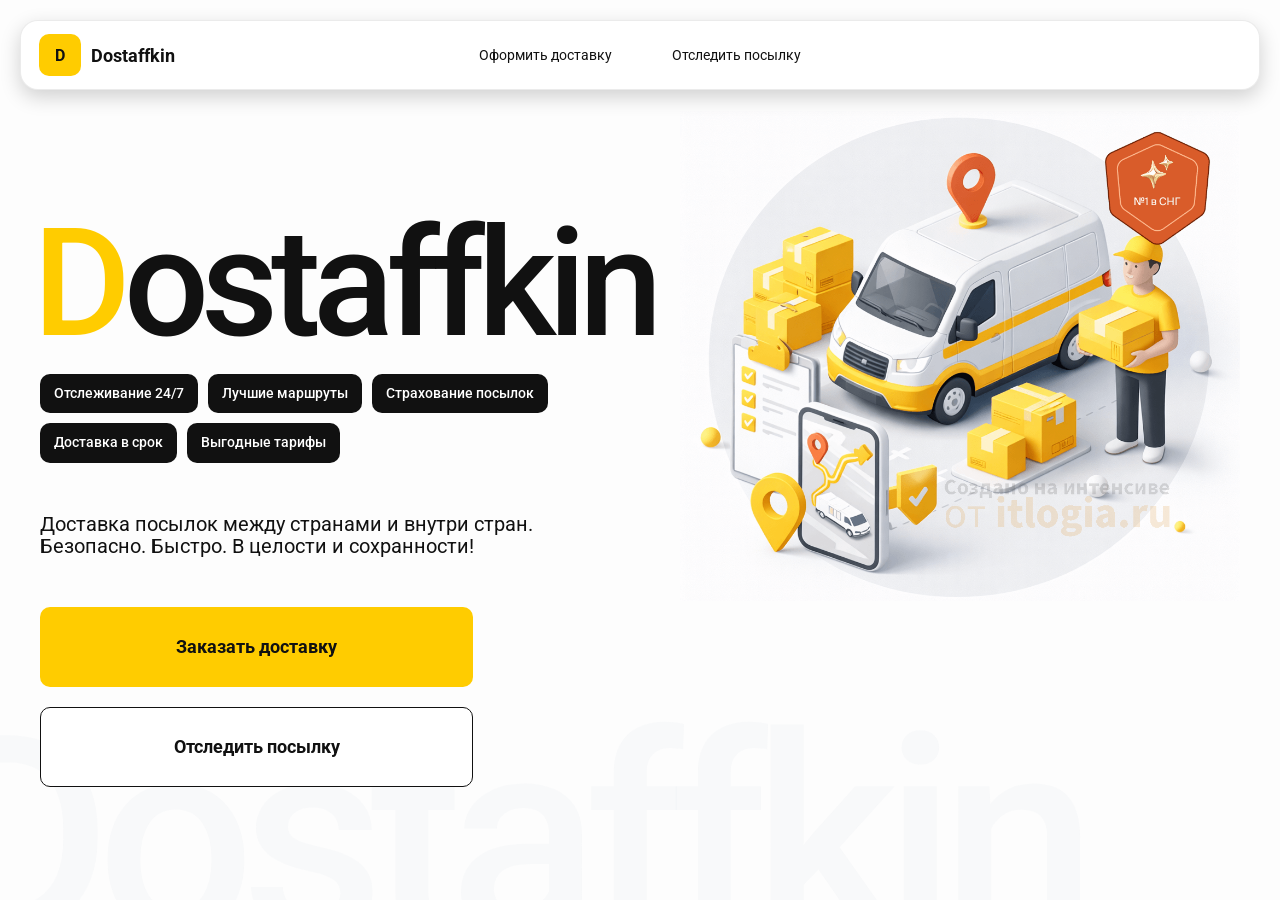
<file: index.html>
<!doctype html>
<html lang="ru">

<head>
    <meta charset="utf-8" />
    <meta name="viewport" content="width=device-width,initial-scale=1,maximum-scale=1,user-scalable=0" />
    <title>Dostaffkin — Доставка посылок между странами и внутри стран. Безопасно. Быстро. В целости и сохранности!
    </title>
    <link href="styles/base.css" rel="stylesheet" />
    <link href="styles/base_adaptive.css" rel="stylesheet" />
    <link href="styles/index.css" rel="stylesheet" />
    <link href="styles/index_adaptive.css" rel="stylesheet" />

</head>

<body>
    <div class="container">
        <header class="header">
            <a class="header-brand" href="#">
                <div class="header-logo">D</div>
                <div class="header-title">Dostaffkin</div>
            </a>
            <nav class="header-menu">
                <a class="header-link" href="./order.html">Оформить <span>доставку</span></a>
                <a class="header-link" href="./track.html">Отследить <span>посылку</span></a>
            </nav>
        </header>



        <main class="main">
            <section class="main-info">

                <div class="main-title">
                    <span>D</span>ostaffkin
                </div>
                <div class="main-features">
                    <div class="main-feature">Отслеживание 24/7</div>
                    <div class="main-feature">Лучшие маршруты</div>
                    <div class="main-feature">Страхование посылок</div>
                    <div class="main-feature">Доставка в срок</div>
                    <div class="main-feature">Выгодные тарифы</div>
                </div>
                <div class="main-description">
                    Доставка посылок между странами и внутри стран.
                    Безопасно. Быстро. В целости и сохранности!
                </div>
                <div class="main-actions">
                    <a class="button" type="button" href="./order.html">Заказать доставку</a>
                    <a class="button button-white" type="button" href="./track.html">Отследить посылку</a>
                </div>
            </section>
            <div class="main-title-ghost">Dostaffkin</div>
            <section class="main-image">
                <img src="images/main-image.png" alt="Main image" />
            </section>
        </main>

    </div>
</body>

</html>
</file>
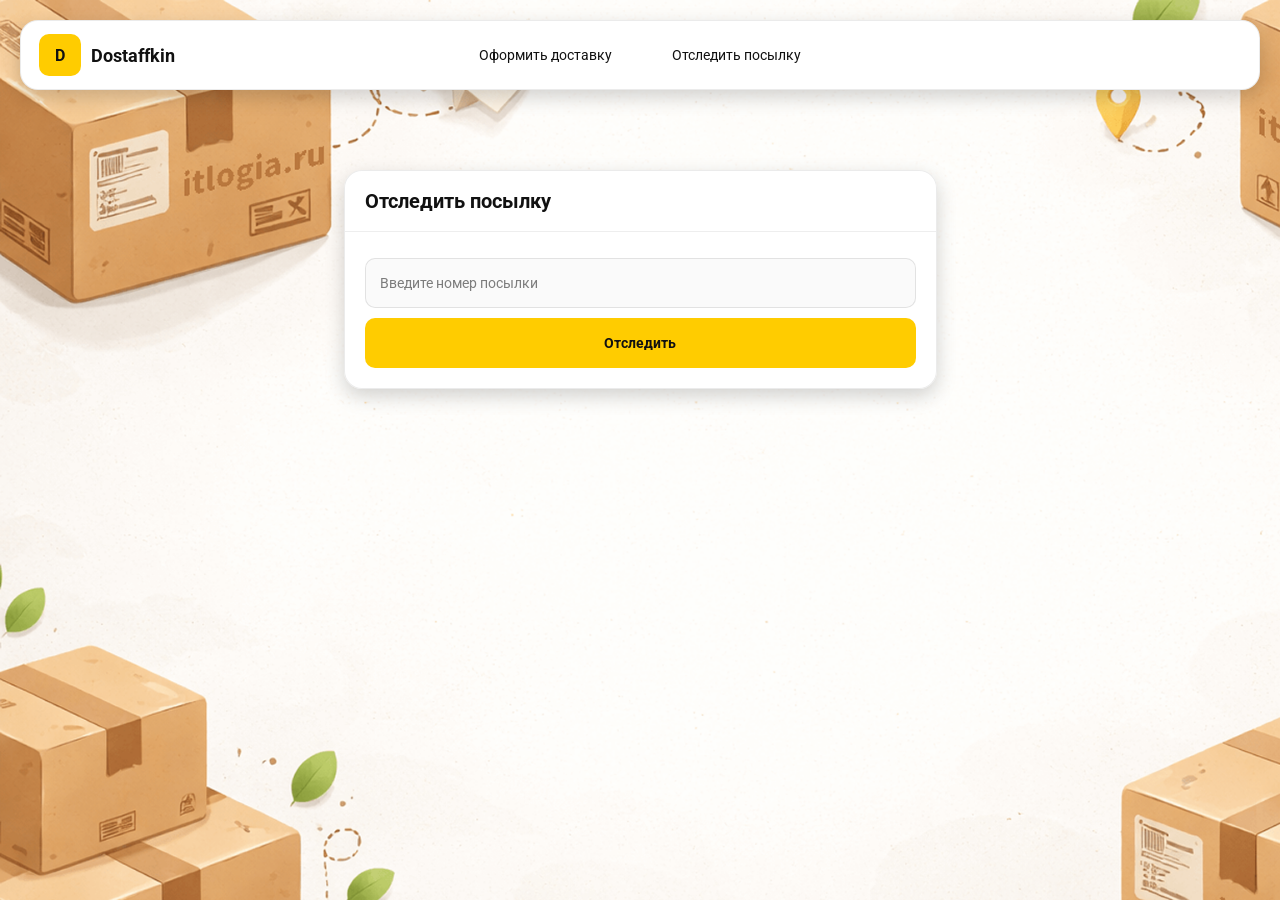
<file: track.html>
<!doctype html>
<html lang="ru">

<head>
    <meta charset="utf-8" />
    <meta name="viewport" content="width=device-width,initial-scale=1,maximum-scale=1,user-scalable=0" />
    <title>Отследить посылку</title>
    <link rel="stylesheet" href="styles/base.css" />
    <link rel="stylesheet" href="styles/base_adaptive.css" />

    <link rel="stylesheet" href="styles/track.css" />
    <link rel="stylesheet" href="styles/track_adaptive.css" />
</head>

<body>
    <div class="container">
        <header class="header">
            <a class="header-brand" href="./index.html">
                <div class="header-logo">D</div>
                <div class="header-title">Dostaffkin</div>
            </a>
            <nav class="header-menu">
                <a class="header-link" href="./order.html">Оформить <span>доставку</span></a>
                <a class="header-link" href="#">Отследить <span>посылку</span></a>
            </nav>
        </header>
        <main class="track-content">
            <section class="track-card track-search">
                <div class="track-title">Отследить посылку</div>
                <div class="track-action">
                    <div class="main-field track-field">
                        <input id="trackNumber" placeholder="Введите номер посылки" autocomplete="off" />
                    </div>
                    <button id="trackButton" class="button track-button" type="button">Отследить</button>
                </div>
            </section>
            <section class="track-card track-result" id="trackResult">
                <div class="track-result-header">
                    <div class="track-id" id="trackIdValue"></div>
                    <div class="track-routes">
                        <div class="track-route">
                            <div class="track-route-pin">
                                <svg xmlns="http://www.w3.org/2000/svg" fill="none" viewBox="0 0 24 24"
                                    stroke-width="1.5" stroke="orange" class="size-6">
                                    <path stroke-linecap="round" stroke-linejoin="round"
                                        d="M15 10.5a3 3 0 1 1-6 0 3 3 0 0 1 6 0Z" />
                                    <path stroke-linecap="round" stroke-linejoin="round"
                                        d="M19.5 10.5c0 7.142-7.5 11.25-7.5 11.25S4.5 17.642 4.5 10.5a7.5 7.5 0 1 1 15 0Z" />
                                </svg>
                            </div>
                            <div class="track-route-address" id="trackFromValue">
                                Откуда: Москва, улица Арбат, 1
                            </div>
                        </div>
                        <div class="track-route track-route-arrow">
                            <svg xmlns="http://www.w3.org/2000/svg" fill="none" viewBox="0 0 24 24" stroke-width="1.5"
                                stroke="currentColor" class="size-6">
                                <path stroke-linecap="round" stroke-linejoin="round"
                                    d="M19.5 13.5 12 21m0 0-7.5-7.5M12 21V3" />
                            </svg>
                        </div>
                        <div class="track-route">
                            <div class="track-route-pin">
                                <svg xmlns="http://www.w3.org/2000/svg" fill="none" viewBox="0 0 24 24"
                                    stroke-width="1.5" stroke="green" class="size-6">
                                    <path stroke-linecap="round" stroke-linejoin="round"
                                        d="M15 10.5a3 3 0 1 1-6 0 3 3 0 0 1 6 0Z" />
                                    <path stroke-linecap="round" stroke-linejoin="round"
                                        d="M19.5 10.5c0 7.142-7.5 11.25-7.5 11.25S4.5 17.642 4.5 10.5a7.5 7.5 0 1 1 15 0Z" />
                                </svg>
                            </div>
                            <div class="track-route-address" id="trackToValue">
                                Куда: Минск, проспект Независимости, 58
                            </div>
                        </div>
                    </div>
                </div>
                <div class="track-info">
                    <div class="track-status-title">Статус данной посылки:</div>
                    <div class="track-status-list" id="trackStatusList">


                        <div class="track-status created">
                            <img src="images/icons/created.svg" class="track-status-icon" alt="Created">
                            <div class="track-status-text">
                                <div class="track-status-text-state">Создан</div>
                                <div class="track-status-text-date">10.01.2026</div>
                            </div>
                        </div>

                        <div class="track-status in-way">
                            <img src="images/icons/in-way.svg" class="track-status-icon" alt="In way">
                            <div class="track-status-text">
                                <div class="track-status-text-state">В пути: Москва</div>
                                <div class="track-status-text-date">18.01.2026</div>
                            </div>
                        </div>

                        <div class="track-status ready">
                            <img src="images/icons/ready.svg" class="track-status-icon" alt="Ready">
                            <div class="track-status-text">
                                <div class="track-status-text-state">Готов к выдаче</div>
                                <div class="track-status-text-date">25.01.2026</div>
                            </div>
                        </div>

                        <div class="track-status done">
                            <img src="images/icons/done.svg" class="track-status-icon" alt="Done">
                            <div class="track-status-text">
                                <div class="track-status-text-state">Вручен</div>
                                <div class="track-status-text-date">27.01.2026</div>
                            </div>
                        </div>

                    </div>
                </div>
            </section>
        </main>
    </div>
</body>

</html>
</file>
<file: styles/base.css>
*, *::before, *::after {
    box-sizing: border-box;
}
@font-face {
    font-family: "Roboto";
    src: url("../fonts/Roboto-Regular.ttf");
    font-weight: normal;
}

@font-face {
    font-family: "Roboto";
    src: url("../fonts/Roboto-Bold.ttf");
    font-weight: bold;
}

@font-face {
    font-family: "Roboto";
    src: url("../fonts/Roboto-Medium.ttf");
    font-weight: 500;
}

html, body {
    margin: 0;
    color: #111111;
    font-family: "Roboto", sans-serif;
}

body {
    background: #FDFDFD;
}


.header {
    border-radius: 18px;
    box-shadow: 0 7px 20px 0 #0000002E;
    backdrop-filter: blur(10px);
    background: #ffffff;
    left: 20px;
    border: 1px solid rgba(0, 0, 0, 0.08);
    position: fixed;
    right: 20px;
    top: 20px;
    padding: 14px 18px;
    height: 70px;
    display: flex;
    align-items: center;
    z-index: 6;
}
.header-brand {
    display: flex;
    align-items: center;
    text-decoration: none;
    gap: 10px;
}

.header-logo {
    width: 42px;
    height: 42px;
    border-radius: 10px;
    background: #FFCC00;
    display: grid;
    place-items: center;
    font-weight: bold;
    color: #111;
}

.header-title {
    font-size: 18px;
    font-weight: bold;
    color: #111111;
    text-decoration: none;
}

.header-menu {
    display: flex;
    align-items: center;
    gap: 60px;
    margin: 0;
    position: absolute;
    left: 50%;
    transform: translateX(-50%);
}

.header-link {
    font-size: 14px;
    color: #111111;
    text-decoration: none;
}

.button {
    border: 0;
    outline: none;
    height: 44px;
    border-radius: 10px;
    font-size: 14px;
    font-weight: bold;
    cursor: pointer;
    font-family: inherit;
    transition: transform .08s ease, opacity .12s ease;
    background: #ffcc00;
    color: #111111;
    text-align: center;
    text-decoration: none;
}

.button:hover {
    background-color: #E5BC19;
}

.button:disabled {
    cursor: not-allowed;
    background-color: #FADE6E;
    color: #787878;
    transform: none;
}

.button.button-white {
    background: #ffffff;
    border: 1px solid #111111;
}

.button.button-white:hover {
    background: rgb(241 241 241);
}

.main-field {
    display: flex;
    align-items: center;
    margin-top: 6px;
    gap: 10px;
    border: 1px solid #1111111A;
    background: #FAFAFA;
    border-radius: 10px;
    padding: 10px 12px;
    position: relative;
    box-sizing: border-box;
    height: 50px;
}

.main-field.textarea {
    height: auto;
}

.main-pin {
    width: 28px;
    height: 28px;
    border-radius: 10px;
    background: rgba(17, 17, 17, 0.08);
    display: grid;
    place-items: center;
    flex: 0 0 auto;
    position: relative;
}

.main-pin::before {
    content: "";
    width: 8px;
    height: 8px;
    border-radius: 999px;
    background: orange;
    opacity: .75;
    display: block;
}

.main-field:last-child .main-pin::before {
    background: green;
    opacity: .85;
}

input, textarea {
    width: 100%;
    border: 0;
    outline: none;
    background: transparent;
    font-size: 14px;
    color: #111111;
    font-family: inherit;
}

textarea {
    resize: vertical;
    min-height: 72px;
    padding: 2px 0;
}

input::placeholder, textarea::placeholder {
    color: #7C7C7C;
}

.main-field:focus-within {
    border-color: rgba(0, 0, 0, 0.20);
    box-shadow: 0 0 0 4px rgba(255, 204, 0, 0.35);
    background: rgba(255, 255, 255, 0.75);
}
</file>
<file: styles/base_adaptive.css>
@media (max-width: 767px) {
    .header {
        left: 10px;
        right: 10px;
        top: 10px;
    }

    .header-link span {
        display: none;
    }

    .header-menu {
        gap: 20px;
        justify-content: flex-start;
        margin: 0 0 0 30px;
        position: static;
        transform: none;
    }
}

@media (max-width: 420px) {
    .header-title {
        display: none;
    }
}

@media (max-width: 374px) {
    .header-menu {
        gap: 10px;
        margin: 0 0 0 10px;
    }
}
</file>
<file: styles/index.css>
.container {
    overflow: hidden;
    min-height: 100vh;
}

.main {
    padding: 111px 40px 40px;
    position: relative;
    display: flex;
}

.main-info {
    max-width: 840px;
    width: 100%;
    position: relative;
}
.main-title {
    margin-top: 98px;
    font-weight: 500;
    font-size: 200px;
    line-height: 1;
    letter-spacing: -0.05em;
    color: #111111;
    left: -15px;
    position: relative;
}

.main-title span {
    color: #ffcc00;
}

.main-features {
    margin-top: 15px;
    display: flex;
    flex-wrap: wrap;
    gap: 10px;
}

.main-feature {
    background: #111111;
    color: #ffffff;
    padding: 12px 14px;
    font-weight: 500;
    font-size: 14px;
    line-height: 1.1;
    border-radius: 10px;
}

.main-description {
    margin-top: 50px;
    max-width: 500px;
    font-size: 20px;
    line-height: 1.1;
    color: #111111;
}

.main-actions {
    margin-top: 50px;
    display: flex;
    flex-direction: column;
    gap: 20px;
}

.main-actions .button {
    height: 80px;
    width: 433px;
    font-size: 18px;
    font-weight: bold;
    place-items: center;
    display: grid;
}

.main-title-ghost {
    position: absolute;
    z-index: -1;
    left: -70px;
    bottom: -150px;
    font-weight: 500;
    font-size: 278px;
    line-height: 1;
    letter-spacing: -0.05em;
    color: #ECEDF04D;
}

.main-image {
    width: 1024px;
    top: 100px;
    z-index: -2;
}

.main-image img {
    width: 100%;
    max-width: 1024px;
    height: auto;
    display: block;
}
</file>
<file: styles/index_adaptive.css>
@media (max-width: 1760px) {
    .main-title {
        font-size: 150px;
        left: -7px;
    }

    .main-info {
        max-width: 640px;
    }
}

@media (max-width: 1200px) {
    .main-info {
        max-width: 540px;
    }

    .main {
        padding: 111px 20px 20px;
    }

    .main-title {
        font-size: 120px;
        left: -4px;
    }

    .main-title-ghost {
        font-size: 220px;
    }
}


@media (max-width: 1024px) {
    .main-title {
        margin-top: 30px;
    }

    .main {
        flex-direction: column-reverse;
    }

    .main-image {
        max-width: 350px;
        position: absolute;
        left: 370px;
        top: 370px;
    }

    .main-info {
        max-width: 100%;
    }

    .main-actions {
        gap: 10px;
    }

    .main-actions .button {
        height: 50px;
        font-size: 14px;
        width: auto;
        max-width: 300px;
    }

    .main-description {
        max-width: 350px;
    }
}

@media (max-width: 570px) {
    .main-title {
        font-size: 88px;
    }

    .main-description {
        max-width: 100%
    }

    .main-actions {
       width: 100%;
    }

    .main-actions .button {
        width: 100%;
        max-width: 100%
    }

    .main-image {
        max-width: 650px;
        position: absolute;
        left: 170px;
        top: 70px;
        opacity: 0.2;
    }
}

@media (max-width: 400px) {
    .main-title {
        font-size: 70px;
    }
}
</file>
<file: styles/track.css>
.container {
    background: #F4F4F4 url("/images/track-bg.png");
    background-size: cover;
    min-height: 100vh;
    padding: 170px 0 50px 0;
}
.track-content {
    width: 593px;
    margin: 0 auto;
}
.track-card {
    width: 100%;
    border-radius: 18px;
    box-shadow: 0 7px 20px 0 #0000002E;
    backdrop-filter: blur(10px);
    background: rgba(255, 255, 255, 0.96);
    border: 1px solid rgba(0, 0, 0, 0.08);
}

.track-title {
    font-size: 20px;
    line-height: 100%;
    font-weight: bold;
    border-bottom: 1px solid #EEEEEE;
    padding: 20px;
}

.track-action {
    padding: 20px;
}

.track-button {
    width: 100%;
    height: 50px;
}

.track-field {
    margin-bottom: 10px;
}

.track-result {
    margin-top: 5px;
    display: none;
}

.track-result.is-visible {
    display: block;
}

.track-result-header {
    font-weight: bold;
    font-size: 14px;
    color: #111111;
    padding: 20px;
    border-bottom: 1px solid #EEEEEE;
}

.track-id {
    margin-bottom: 12px;
    font-size: 20px;
}

.track-routes {
    display: flex;
    flex-direction: column;
    gap: 10px;
    font-weight: normal;
}

.track-route {
    display: flex;
    align-items: center;
    gap: 10px;
}

.track-route-pin {
    width: 24px;
    height: 24px;
    flex-shrink: 0;
}

.track-route-arrow {
    padding: 15px 0;
    width: 24px;
    height: 24px;
}

.track-info {
    padding: 20px;
}

.track-status {
    display: flex;
    align-items: center;
    font-size: 12px;
    gap: 10px;
}

.track-status-title {
    font-size: 14px;
    color: #111111;
    margin-bottom: 20px;
}

.track-status-list {
    display: flex;
    flex-direction: column;
    gap: 15px;
}

.track-status-icon {
    width: 40px;
    height: 40px;
    border-radius: 50%;
    background: rgba(17, 17, 17, 0.08);
    display: grid;
    place-items: center;
    flex: 0 0 auto;
}

.track-status.created .track-status-icon {
    background-color: #F1CB00;
}

.track-status.in-way .track-status-icon {
    background-color: #F08A11;
}

.track-status.ready .track-status-icon {
    background-color: #A35D0A;
}

.track-status.done .track-status-icon {
    background-color: #37C93B;
}

.track-status-text {
    display: flex;
    align-items: center;
    justify-content: space-between;
    color: #111111;
    font-size: 12px;
    flex: 1;
}

.track-status-date {
    color: rgba(17, 17, 17, 0.55);
}
</file>
<file: styles/track_adaptive.css>
@media (max-width: 767px) {
    .container {
        padding: 130px 0 50px 0;
    }

    .track-content {
        width: 100%;
        padding-left: 10px;
        padding-right: 10px;
    }

    .track-result-header {
        padding: 20px;
    }
}
</file>
